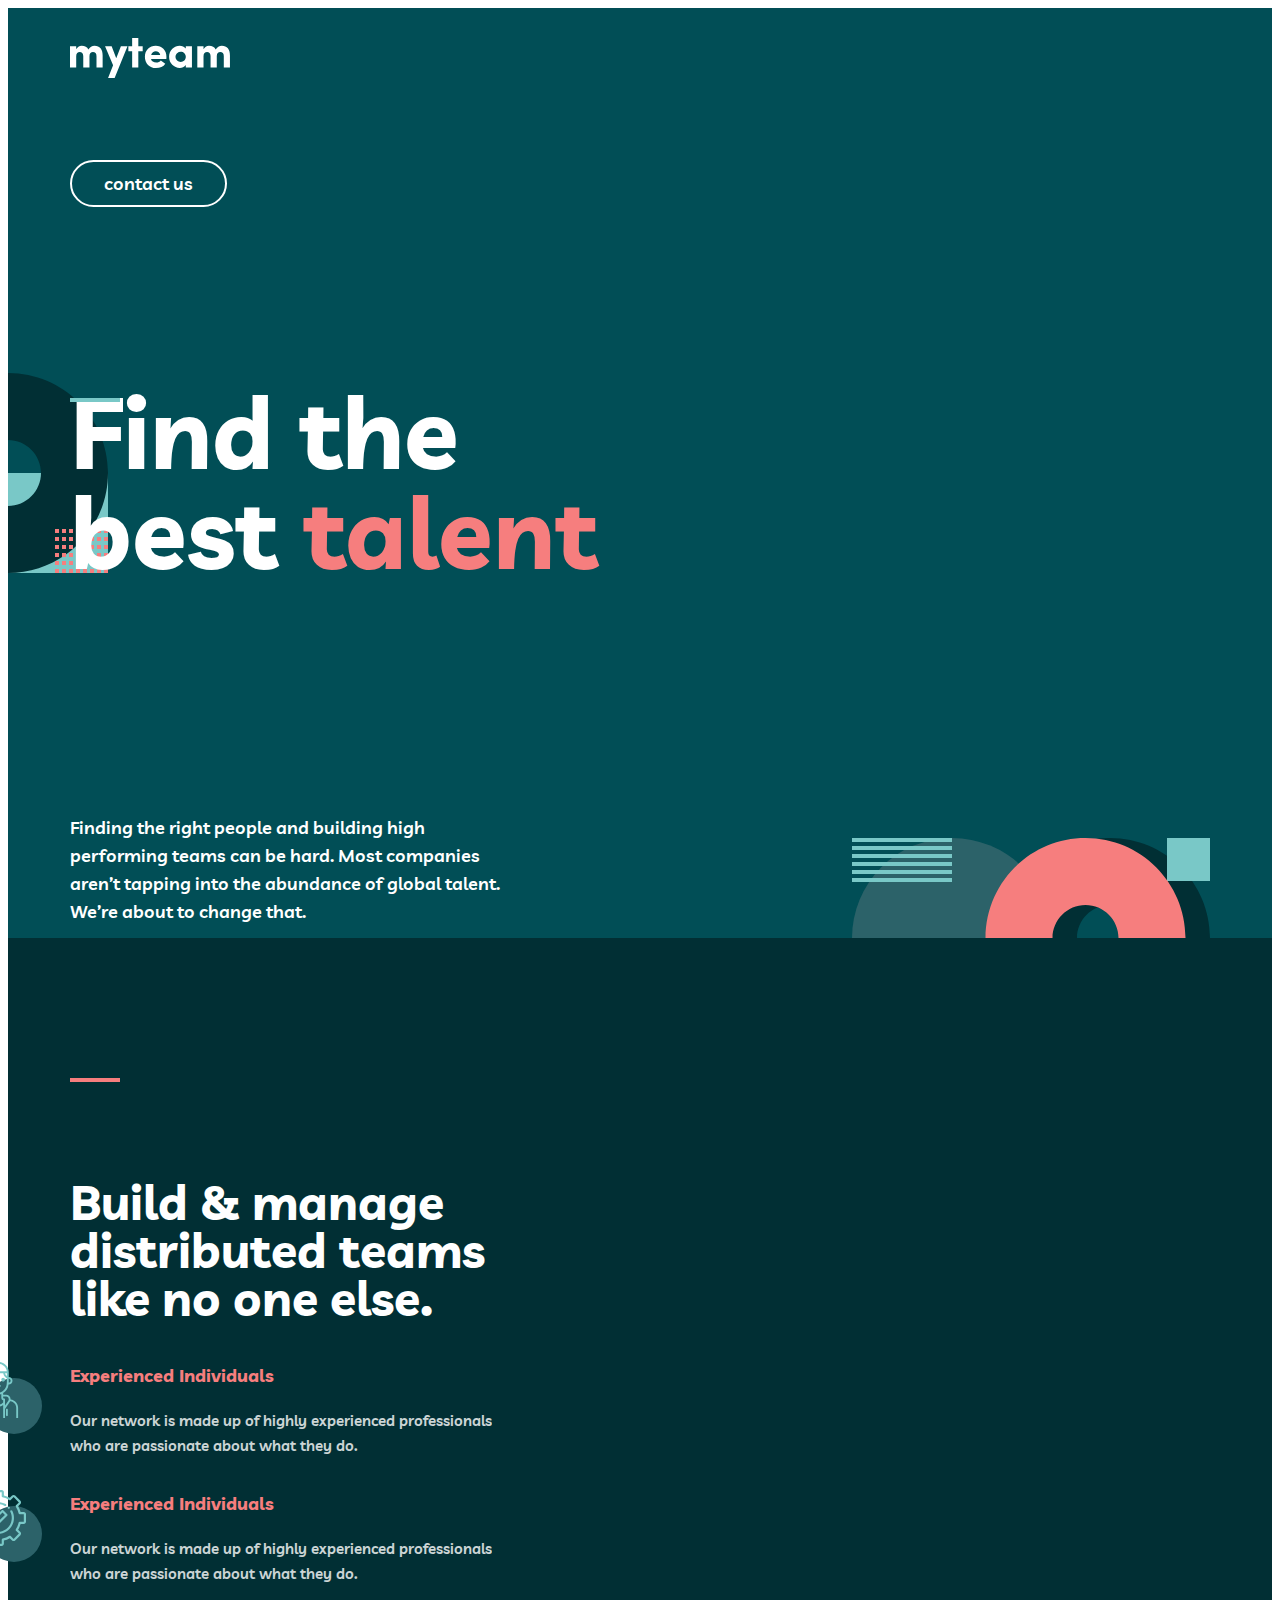
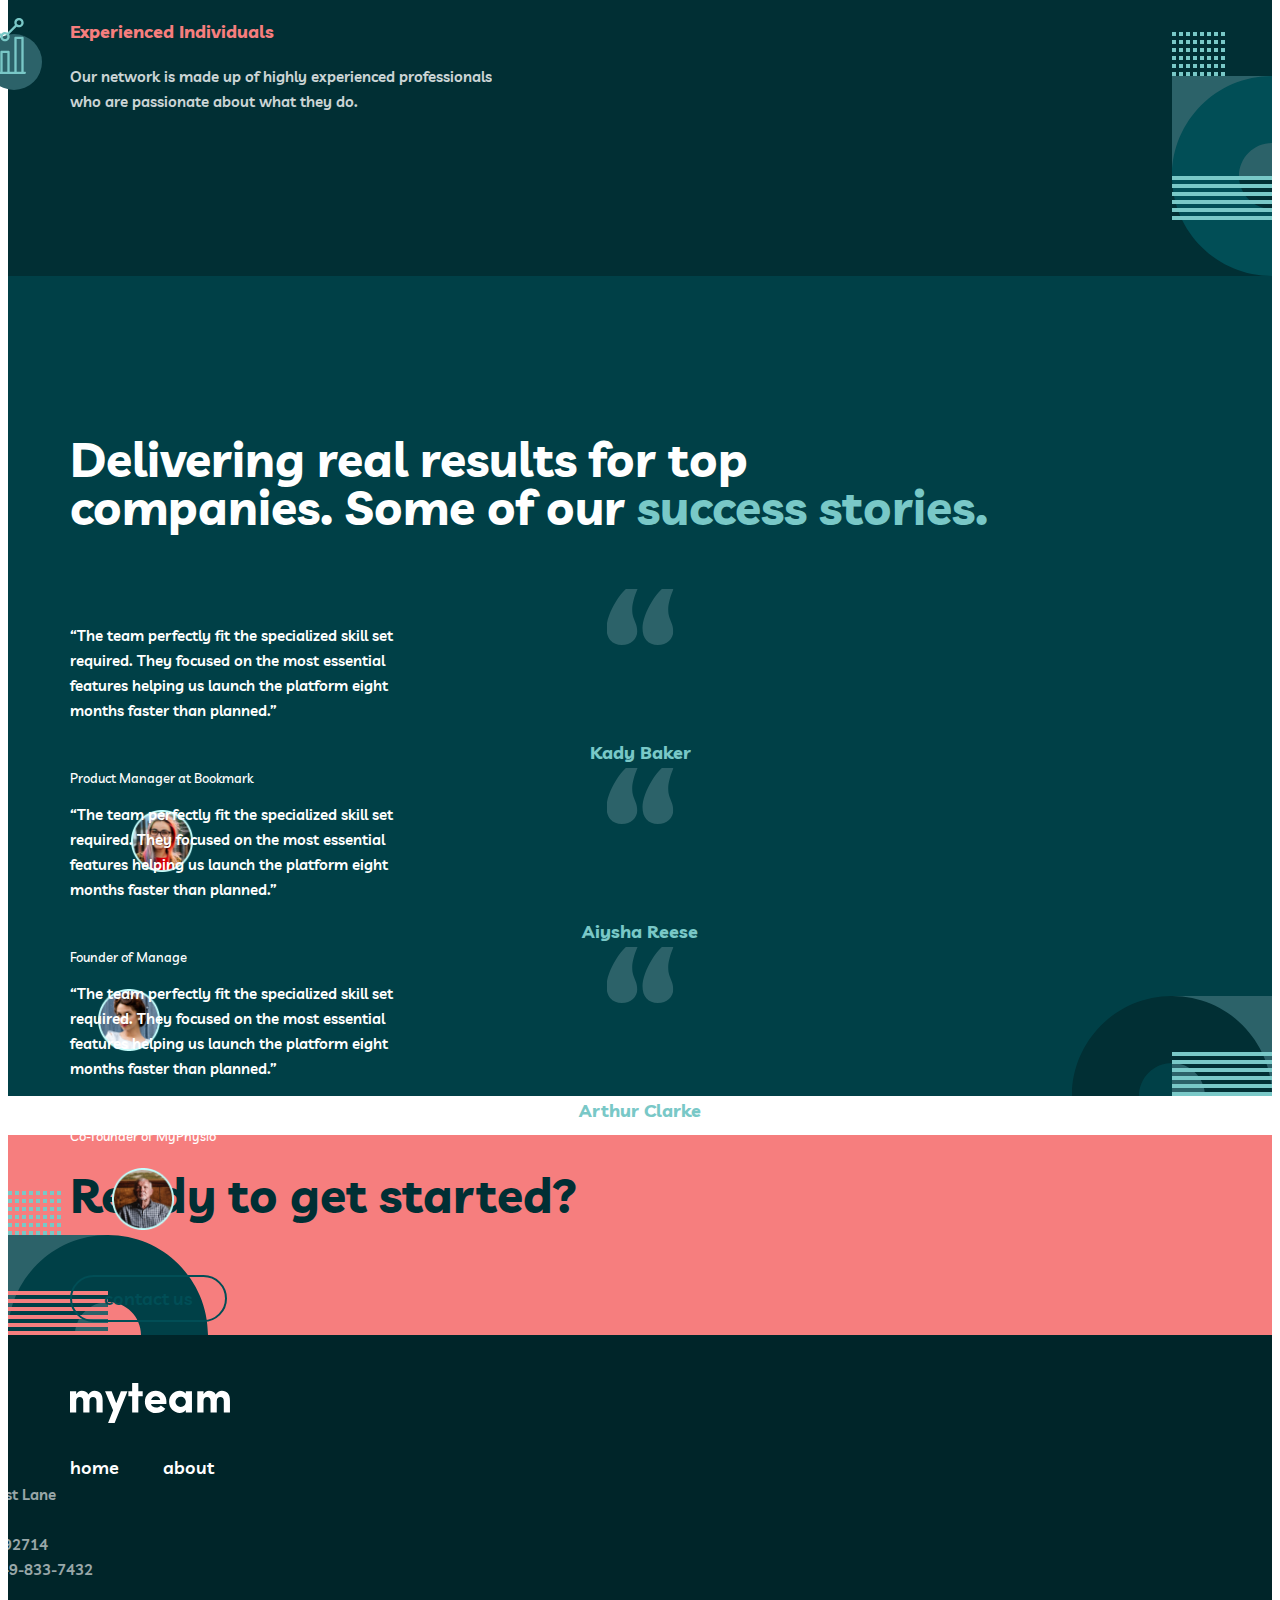
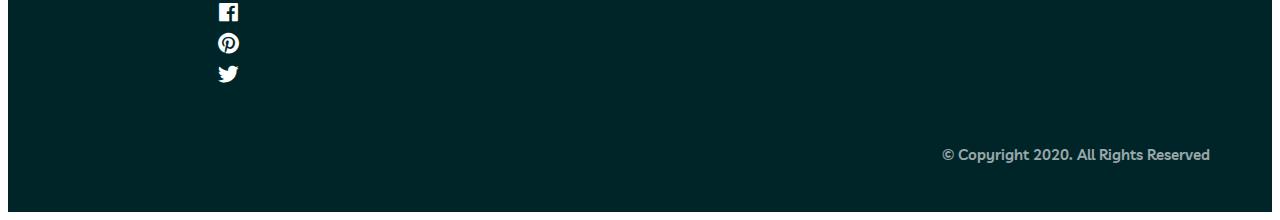
<file: index.html>
<!DOCTYPE html>
<html lang="en">
<head>
  <meta charset="UTF-8">
  <meta http-equiv="X-UA-Compatible" content="IE=edge">
  <meta name="viewport" content="width=device-width, initial-scale=1.0">
  <title>My Team</title>

  <!-- FONTS -->
  <link rel="preconnect" href="https://fonts.googleapis.com">
  <link rel="preconnect" href="https://fonts.gstatic.com" crossorigin>
  <link href="https://fonts.googleapis.com/css2?family=Livvic:wght@100;200;300;400;500;600;700;900&display=swap" rel="stylesheet">

  <!-- ICONS -->
  <link href='https://unpkg.com/boxicons@2.0.9/css/boxicons.min.css' rel='stylesheet'>

  <!-- STYLES -->
  <link rel="stylesheet" href="https://col-css.netlify.app/css/column.css">
  <link rel="stylesheet" href="https://necolas.github.io/normalize.css/8.0.1/normalize.css">
  <link rel="stylesheet" href="css/style.css">
  <link rel="stylesheet" href="css/madia.css">
</head>
<body>
 
  <section id="home-hero">
    <h1>MyTeam</h1>
    <header id="header">
      <div class="header__wrap container row between align-center">
        <div class="header__logo-wrap">
          <a href="#">
            <img src="img/logo.svg" alt="logo" class="header__logo">
          </a>
        </div>
        <nav class="header__nav nav">
          <ul class="nav__list row">
            <li class="nav__list-item"><a href="index.html">home</a></li>
            <li class="nav__list-item"><a href="about.html">about</a></li>
          </ul>
        </nav>
        <div class="header__btn-wrap">
          <a href="contact.html" class="header__btn btn">contact us</a>
        </div>
      </div>
    </header>
    <div class="hero">
      <div class="hero__wrap row between container">
        <h2 class="hero__title">
          Find the <br> best <span>talent</span> 
        </h2>
        <p class="hero__paragraph paragraph">
          Finding the right people and building high <br> 
          performing teams can be hard. Most companies <br> 
          aren’t tapping into the abundance of global talent. <br> 
          We’re about to change that.
        </p>
      </div>
      <div class="hero__background container"></div>
    </div>
  </section>

  <section id="build">
    <div class="build__wrap row between container">
      <h2 class="build__title">
        Build & manage <br> distributed teams <br> like no one else.
      </h2>
      <div class="build__desc desc">
        <div class="desc__item">
          <h3 class="desc__title">Experienced Individuals</h3>
          <p class="desc-paragraph paragraph">
            Our network is made up of highly experienced professionals <br> 
            who are passionate about what they do.
          </p>
        </div>
        <div class="desc__item">
          <h3 class="desc__title">Experienced Individuals</h3>
          <p class="desc-paragraph paragraph">
            Our network is made up of highly experienced professionals <br> 
            who are passionate about what they do.
          </p>
        </div>
        <div class="desc__item">
          <h3 class="desc__title">Experienced Individuals</h3>
          <p class="desc-paragraph paragraph">
            Our network is made up of highly experienced professionals <br> 
            who are passionate about what they do.
          </p>
        </div>
      </div>
    </div>
  </section>

  <section id="story">
    <div class="story__wrap center container">
      <h2 class="story__title">
        Delivering real results for top <br> 
        companies. Some of our <span>success stories.</span> 
      </h2>
      <div class="story__cards cards row between">
        <div class="story__card">
          <p class="card__paragraph">
            “The team perfectly fit the specialized skill set <br> 
            required. They focused on the most essential <br> 
            features helping us launch the platform eight <br> 
            months faster than planned.”
          </p>
          <p class="card__name">Kady Baker</p>
          <span class="card__prof">Product Manager at Bookmark</span>
        </div>
        <div class="story__card">
          <p class="card__paragraph">
            “The team perfectly fit the specialized skill set <br> 
            required. They focused on the most essential <br> 
            features helping us launch the platform eight <br> 
            months faster than planned.”
          </p>
          <p class="card__name">Aiysha Reese</p>
          <span class="card__prof">Founder of Manage</span>
        </div>
        <div class="story__card">
          <p class="card__paragraph">
            “The team perfectly fit the specialized skill set <br> 
            required. They focused on the most essential <br> 
            features helping us launch the platform eight <br> 
            months faster than planned.”
          </p>
          <p class="card__name">Arthur Clarke</p>
          <span class="card__prof">Co-founder of MyPhysio</span>
        </div>
      </div>
    </div>
  </section>

  <section id="start">
    <div class="start__wrap container row align-center around">
      <h2 class="start__title">Ready to get started?</h2>
      <div class="start__btn-wrap">
        <a href="#" class="start__btn btn">contact us</a>
      </div>
    </div>
  </section>

  <footer id="site-footer">
    <div class="footer__wrap row between container">
      <div class="footer__logo-col">
        <img src="img/logo.svg" alt="logo" class="footer__logo">
        <div class="footer_logo-links">
          <a href="index.html" class="footer__logo-link">home</a>
          <a href="about.html" class="footer__logo-link">about</a>
        </div>
      </div>
      <div class="footer__address-col">
        <address class="footer__address">
          987  Hillcrest Lane <br> 
          Irvine, CA <br> 
          California 92714 <br> 
          Call Us : 949-833-7432
        </address>
      </div>
      <div class="footer__socials-col">
        <ul class="footer__socials row">
          <li class="footer__social"><a href="https://facebook.com" target="_blank"><i class='bx bxl-facebook-square'></i></a></li>
          <li class="footer__social"><a href="https://pinterest.com" target="_blank"><i class='bx bxl-pinterest' ></i></a></li>
          <li class="footer__social"><a href="https://twitter.com" target="_blank"><i class='bx bxl-twitter' ></i></a></li>
        </ul>
        <p class="footer__copyright">
          &copy; Copyright 2020. All Rights Reserved
        </p>
      </div>
    </div>
  </footer>

</body>
</html>
</file>
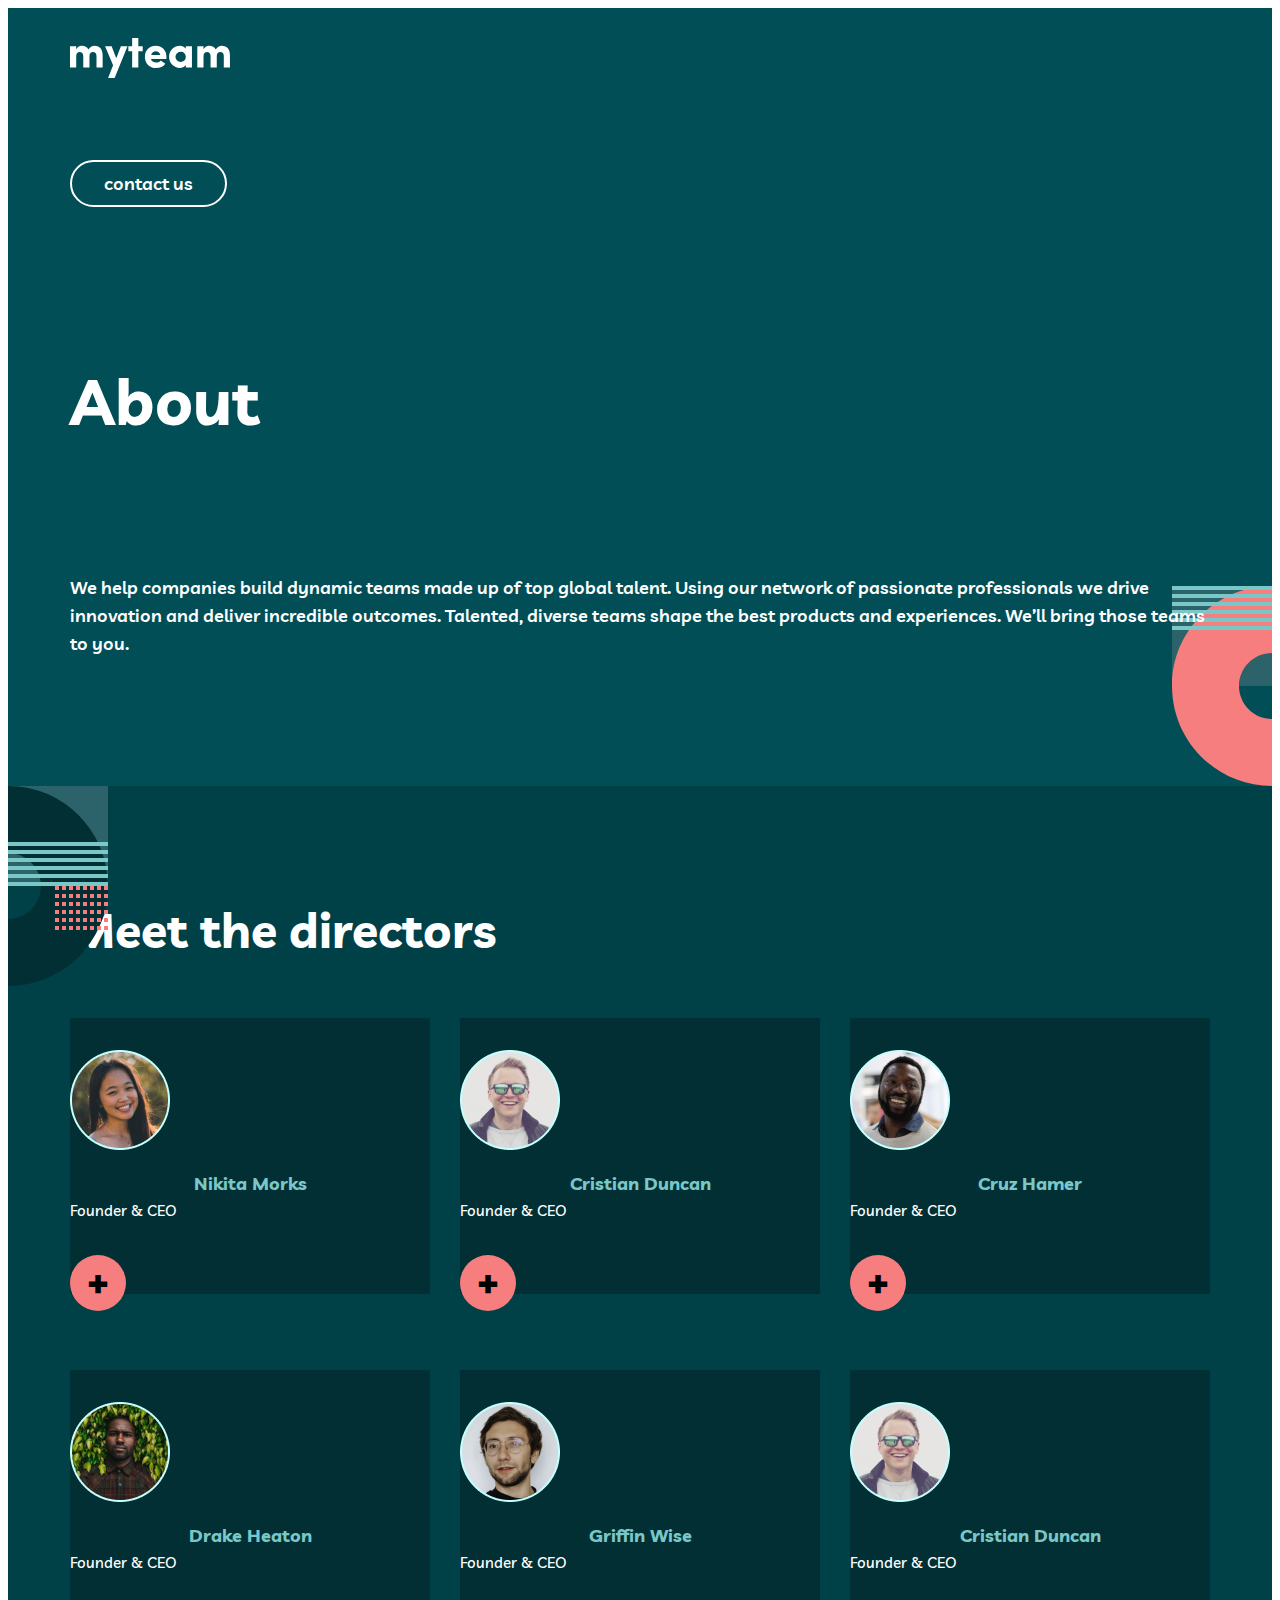
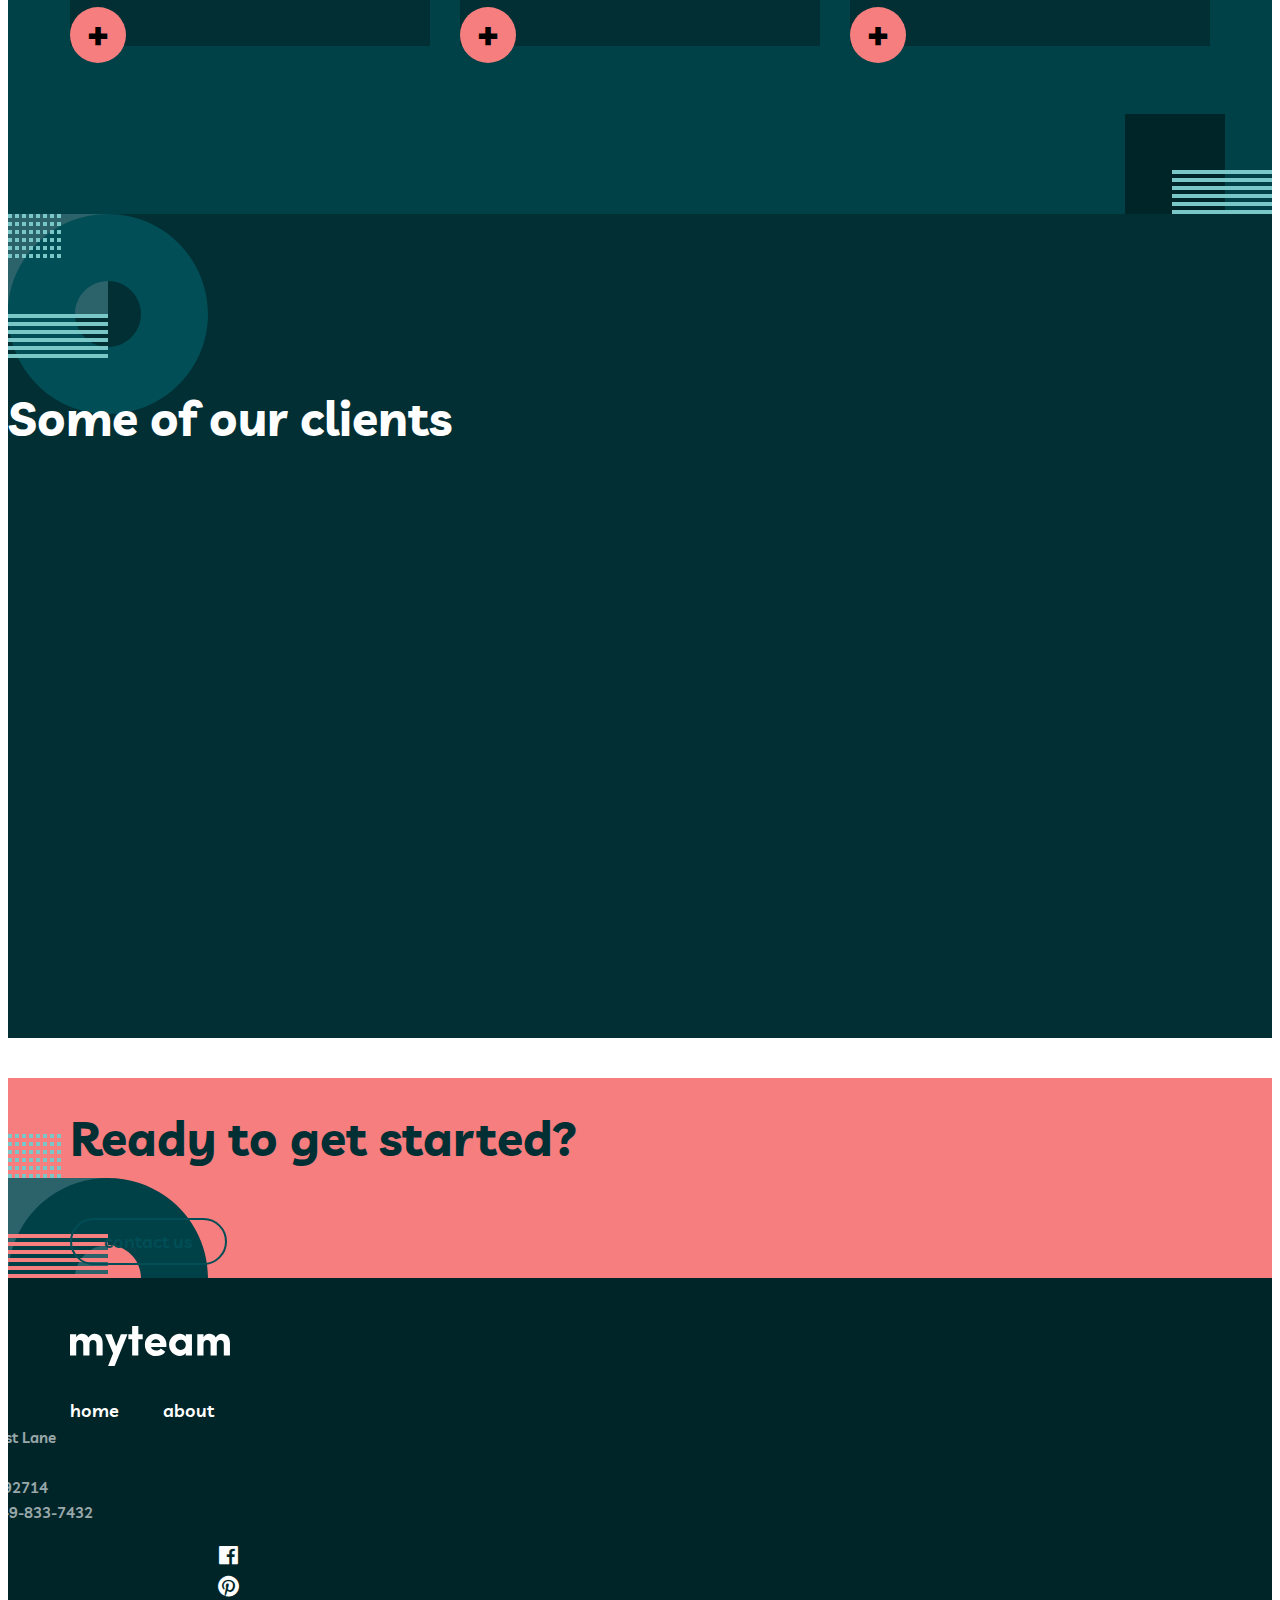
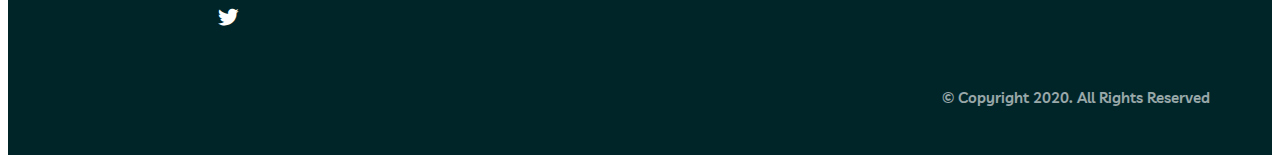
<file: about.html>
<!DOCTYPE html>
<html lang="en">
<head>
  <meta charset="UTF-8">
  <meta http-equiv="X-UA-Compatible" content="IE=edge">
  <meta name="viewport" content="width=device-width, initial-scale=1.0">
  <title>My Team</title>

  <!-- FONTS -->
  <link rel="preconnect" href="https://fonts.googleapis.com">
  <link rel="preconnect" href="https://fonts.gstatic.com" crossorigin>
  <link href="https://fonts.googleapis.com/css2?family=Livvic:wght@100;200;300;400;500;600;700;900&display=swap" rel="stylesheet">

  <!-- ICONS -->
  <link href='https://unpkg.com/boxicons@2.0.9/css/boxicons.min.css' rel='stylesheet'>
  <link rel="stylesheet" href="https://pro.fontawesome.com/releases/v5.10.0/css/all.css" integrity="sha384-AYmEC3Yw5cVb3ZcuHtOA93w35dYTsvhLPVnYs9eStHfGJvOvKxVfELGroGkvsg+p" crossorigin="anonymous"/>

  <!-- STYLES -->
  <link rel="stylesheet" href="https://col-css.netlify.app/css/column.css">
  <link rel="stylesheet" href="https://necolas.github.io/normalize.css/8.0.1/normalize.css">
  <link rel="stylesheet" href="css/style.css">
  <link rel="stylesheet" href="css/madia.css">
</head>
<body>
 
  <section id="about-hero">
    <h1>MyTeam</h1>
    <header id="header">
      <div class="header__wrap container row between align-center">
        <div class="header__logo-wrap">
          <a href="#">
            <img src="img/logo.svg" alt="logo" class="header__logo">
          </a>
        </div>
        <nav class="header__nav nav">
          <ul class="nav__list row">
            <li class="nav__list-item"><a href="index.html">home</a></li>
            <li class="nav__list-item"><a href="about.html">about</a></li>
          </ul>
        </nav>
        <div class="header__btn-wrap">
          <a href="contact.html" class="header__btn btn">contact us</a>
        </div>
      </div>
    </header>
    <div class="about-hero__inner hero">
      <div class="about-hero__wrap hero__wrap row between container">
        <h2 class="about-hero__title hero__title">About</h2>
        <p class="about-hero__p  paragraph">
          We help companies build dynamic teams made up of top global talent. Using our
          network of passionate professionals we drive innovation and deliver incredible
          outcomes. Talented, diverse teams shape the best products and experiences. We’ll
          bring those teams to you.
        </p>
      </div>
      <div class="container"></div>
    </div>
  </section>

  <section id="directors">
    <img src="img/dir__left-bg.svg" alt="bg" class="directors__left-bg">
    <div class="directors__wrap center container">
      <h2 class="directors__title section-title">Meet the directors</h2>
      <div class="directors__cards">
        <div class="directors__card card">
          <img class="card__image" src="img/d1.png" alt="director">
          <h3 class="card__name">Nikita Morks</h3>
          <p class="card__position">Founder & CEO</p>
          <a href="#" class="card__plus-btn"><i class='bx bx-plus-medical'></i></a>
          <div class="card__hover">
            <h3 class="card__hover-name">Nikita Morks</h3>
            <p class="card__hover-quote">
              “Empowered teams create truly <br> 
              amazing products. Set the north <br> 
              star and let them follow it.”
            </p>
            <ul class="card__links row center">
              <li class="card__link"><a href="https://twitter.com"><i class='bx bxl-twitter'></i></a></li>
              <li class="card__link"><a href="#gttps://linked.in"><i class='bx bxl-linkedin-square' ></i></a></li>
            </ul>
          </div>
        </div>
        <div class="directors__card card">
          <img class="card__image" src="img/d2.png" alt="director">
          <h3 class="card__name">Cristian Duncan</h3>
          <p class="card__position">Founder & CEO</p>
          <a href="#" class="card__plus-btn"><i class='bx bx-plus-medical'></i></a>
          <div class="card__hover">
            <h3 class="card__hover-name">Cristian Duncan</h3>
            <p class="card__hover-quote">
              “Empowered teams create truly <br> 
              amazing products. Set the north <br> 
              star and let them follow it.”
            </p>
            <ul class="card__links row center">
              <li class="card__link"><a href="https://twitter.com"><i class='bx bxl-twitter'></i></a></li>
              <li class="card__link"><a href="#gttps://linked.in"><i class='bx bxl-linkedin-square' ></i></a></li>
            </ul>
          </div>
        </div>
        <div class="directors__card card">
          <img class="card__image" src="img/d3.png" alt="director">
          <h3 class="card__name">Cruz Hamer</h3>
          <p class="card__position">Founder & CEO</p>
          <a href="#" class="card__plus-btn"><i class='bx bx-plus-medical'></i></a>
          <div class="card__hover">
            <h3 class="card__hover-name">Cruz Hamer</h3>
            <p class="card__hover-quote">
              “Empowered teams create truly <br> 
              amazing products. Set the north <br> 
              star and let them follow it.”
            </p>
            <ul class="card__links row center">
              <li class="card__link"><a href="https://twitter.com"><i class='bx bxl-twitter'></i></a></li>
              <li class="card__link"><a href="#gttps://linked.in"><i class='bx bxl-linkedin-square' ></i></a></li>
            </ul>
          </div>
        </div>
        <div class="directors__card card">
          <img class="card__image" src="img/d4.png" alt="director">
          <h3 class="card__name">Drake Heaton</h3>
          <p class="card__position">Founder & CEO</p>
          <a href="#" class="card__plus-btn"><i class='bx bx-plus-medical'></i></a>
          <div class="card__hover">
            <h3 class="card__hover-name">Drake Heaton</h3>
            <p class="card__hover-quote">
              “Empowered teams create truly <br> 
              amazing products. Set the north <br> 
              star and let them follow it.”
            </p>
            <ul class="card__links row center">
              <li class="card__link"><a href="https://twitter.com"><i class='bx bxl-twitter'></i></a></li>
              <li class="card__link"><a href="#gttps://linked.in"><i class='bx bxl-linkedin-square' ></i></a></li>
            </ul>
          </div>
        </div>
        <div class="directors__card card">
          <img class="card__image" src="img/d5.png" alt="director">
          <h3 class="card__name">Griffin Wise</h3>
          <p class="card__position">Founder & CEO</p>
          <a href="#" class="card__plus-btn"><i class='bx bx-plus-medical'></i></a>
          <div class="card__hover">
            <h3 class="card__hover-name">Griffin Wise</h3>
            <p class="card__hover-quote">
              “Empowered teams create truly <br> 
              amazing products. Set the north <br> 
              star and let them follow it.”
            </p>
            <ul class="card__links row center">
              <li class="card__link"><a href="https://twitter.com"><i class='bx bxl-twitter'></i></a></li>
              <li class="card__link"><a href="#gttps://linked.in"><i class='bx bxl-linkedin-square' ></i></a></li>
            </ul>
          </div>
        </div>
        <div class="directors__card card">
          <img class="card__image" src="img/d6.png" alt="director">
          <h3 class="card__name">Cristian Duncan</h3>
          <p class="card__position">Founder & CEO</p>
          <a href="#" class="card__plus-btn"><i class='bx bx-plus-medical'></i></a>
          <div class="card__hover">
            <h3 class="card__hover-name">Cristian Duncan</h3>
            <p class="card__hover-quote">
              “Empowered teams create truly <br> 
              amazing products. Set the north <br> 
              star and let them follow it.”
            </p>
            <ul class="card__links row center">
              <li class="card__link"><a href="https://twitter.com"><i class='bx bxl-twitter'></i></a></li>
              <li class="card__link"><a href="#gttps://linked.in"><i class='bx bxl-linkedin-square' ></i></a></li>
            </ul>
          </div>
        </div>
      </div>
    </div>
  </section>

  <section id="clients">
    <div class="clients__wrap center">
      <h2 class="clients__title section-title">Some of our clients</h2>
      <ul class="clients__list row center">
        <li class="clients__list-item"><i class="fab fa-fedex"></i></li>
        <li class="clients__list-item"><i class="fab fa-d-and-d-beyond"></i></li>
        <li class="clients__list-item"><i class="fab fa-ember"></i></li>
        <li class="clients__list-item"><i class="fab fa-cpanel"></i></li>
        <li class="clients__list-item"><i class="fab fa-node"></i></li>
      </ul>
    </div>
  </section>

  <section id="start">
    <div class="start__wrap container row align-center around">
      <h2 class="start__title section-title">Ready to get started?</h2>
      <div class="start__btn-wrap">
        <a href="#" class="start__btn btn">contact us</a>
      </div>
    </div>
  </section>

  <footer id="site-footer">
    <div class="footer__wrap row between container">
      <div class="footer__logo-col">
        <img src="img/logo.svg" alt="logo" class="footer__logo">
        <div class="footer_logo-links">
          <a href="index.html" class="footer__logo-link">home</a>
          <a href="about.html" class="footer__logo-link">about</a>
        </div>
      </div>
      <div class="footer__address-col">
        <address class="footer__address">
          987  Hillcrest Lane <br> 
          Irvine, CA <br> 
          California 92714 <br> 
          Call Us : 949-833-7432
        </address>
      </div>
      <div class="footer__socials-col">
        <ul class="footer__socials row">
          <li class="footer__social"><a href="https://facebook.com" target="_blank"><i class='bx bxl-facebook-square'></i></a></li>
          <li class="footer__social"><a href="https://pinterest.com" target="_blank"><i class='bx bxl-pinterest' ></i></a></li>
          <li class="footer__social"><a href="https://twitter.com" target="_blank"><i class='bx bxl-twitter' ></i></a></li>
        </ul>
        <p class="footer__copyright">
          &copy; Copyright 2020. All Rights Reserved
        </p>
      </div>
    </div>
  </footer>

</body>
</html>
</file>
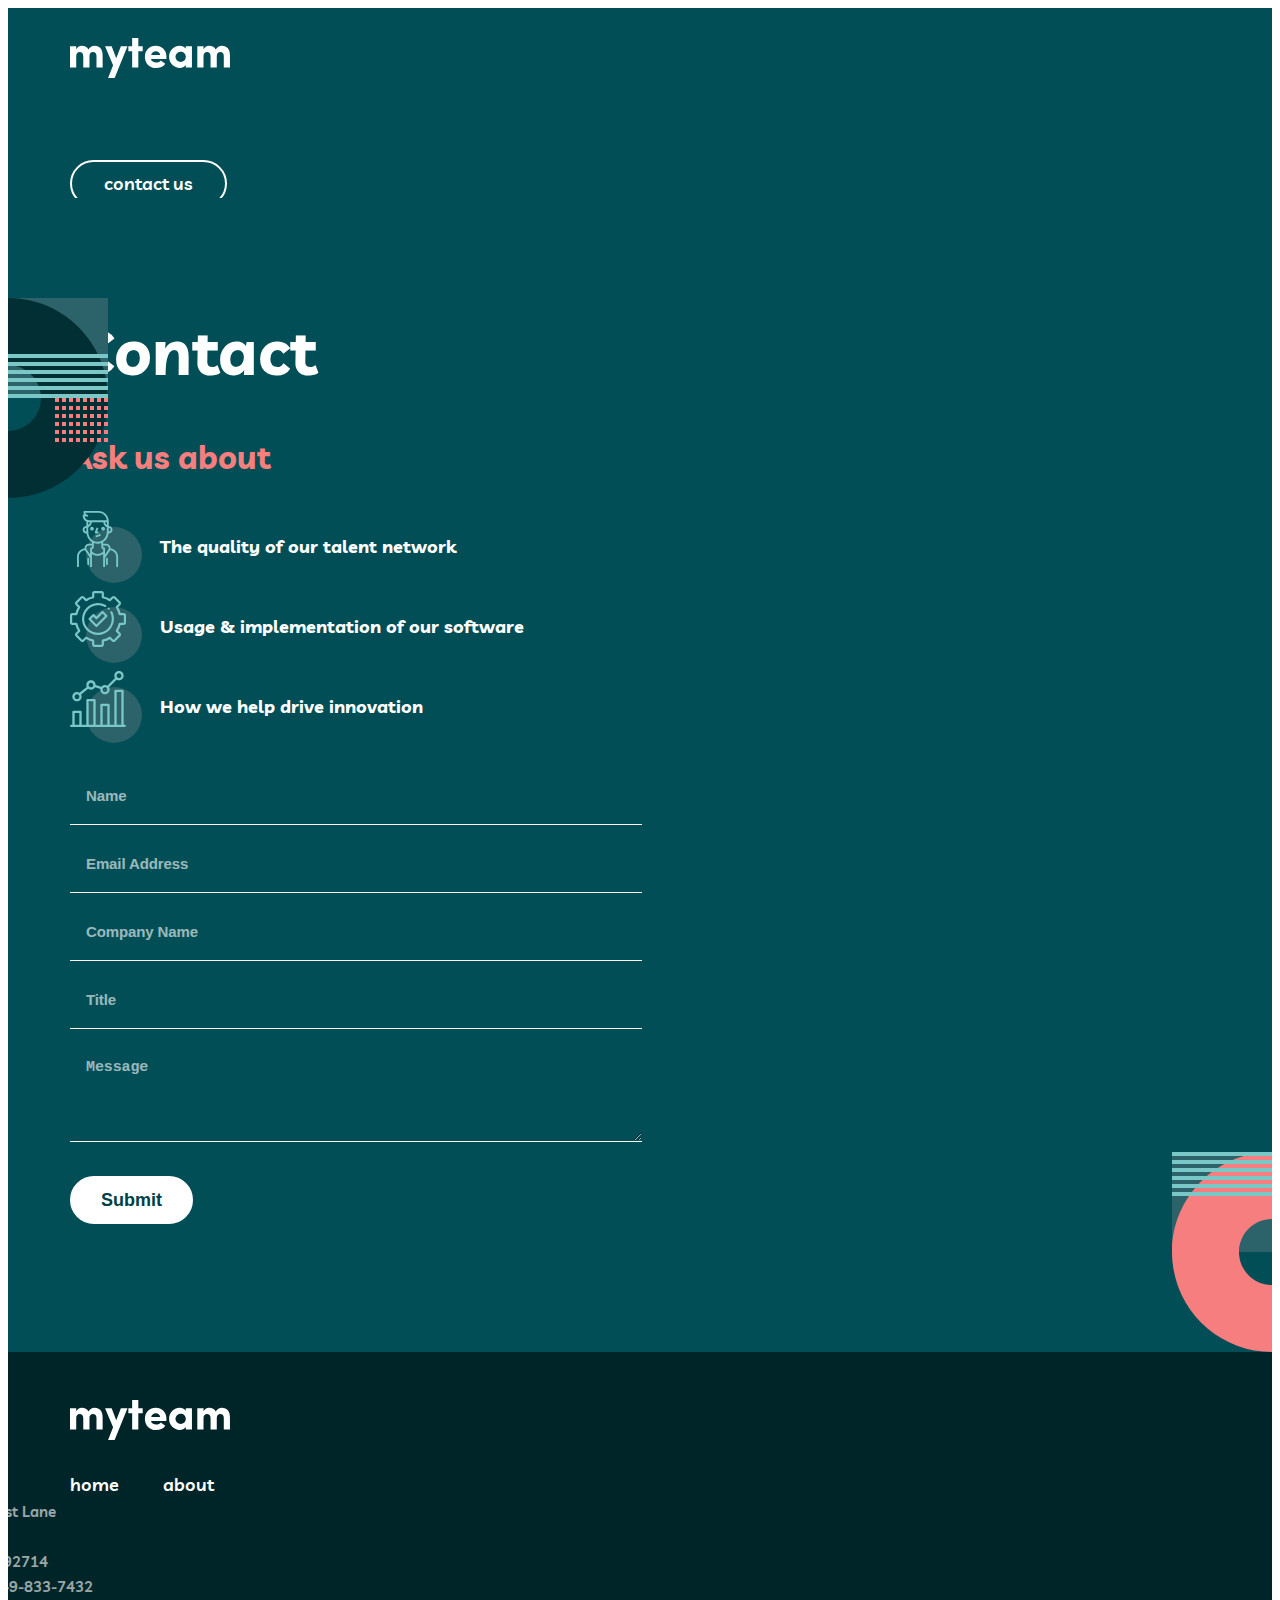
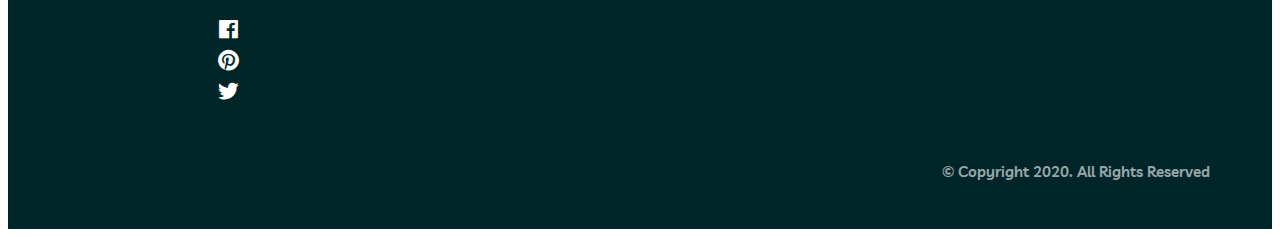
<file: contact.html>
<!DOCTYPE html>
<html lang="en">
<head>
  <meta charset="UTF-8">
  <meta http-equiv="X-UA-Compatible" content="IE=edge">
  <meta name="viewport" content="width=device-width, initial-scale=1.0">
  <title>My Team</title>

  <!-- FONTS -->
  <link rel="preconnect" href="https://fonts.googleapis.com">
  <link rel="preconnect" href="https://fonts.gstatic.com" crossorigin>
  <link href="https://fonts.googleapis.com/css2?family=Livvic:wght@100;200;300;400;500;600;700;900&display=swap" rel="stylesheet">

  <!-- ICONS -->
  <link href='https://unpkg.com/boxicons@2.0.9/css/boxicons.min.css' rel='stylesheet'>
  <link rel="stylesheet" href="https://pro.fontawesome.com/releases/v5.10.0/css/all.css" integrity="sha384-AYmEC3Yw5cVb3ZcuHtOA93w35dYTsvhLPVnYs9eStHfGJvOvKxVfELGroGkvsg+p" crossorigin="anonymous"/>

  <!-- STYLES -->
  <link rel="stylesheet" href="https://col-css.netlify.app/css/column.css">
  <link rel="stylesheet" href="https://necolas.github.io/normalize.css/8.0.1/normalize.css">
  <link rel="stylesheet" href="css/style.css">
  <link rel="stylesheet" href="css/madia.css">
</head>
<body>
 
  <section id="contact-hero">
    <h1>MyTeam</h1>
    <header id="header">
      <div class="header__wrap container row between align-center">
        <div class="header__logo-wrap">
          <a href="#">
            <img src="img/logo.svg" alt="logo" class="header__logo">
          </a>
        </div>
        <nav class="header__nav nav">
          <ul class="nav__list row">
            <li class="nav__list-item"><a href="index.html">home</a></li>
            <li class="nav__list-item"><a href="about.html">about</a></li>
          </ul>
        </nav>
        <div class="header__btn-wrap">
          <a href="#" class="header__btn btn">contact us</a>
        </div>
      </div>
    </header>
  </section>

  <section id="contact">
    <img src="img/dir__left-bg.svg" alt="image" class="contact__bg-left">
    <div class="contact__wrap row between container">
      <div class="contact__desc">
        <div class="contact__text">
          <h2 class="contact__title">Contact</h2>
          <p class="contact__ask">Ask us about</p>
        </div>
        <ul class="contact__ask-list">
          <li class="contact__faq">The quality of our talent network</li>
          <li class="contact__faq">Usage & implementation of our software</li>
          <li class="contact__faq">How we help drive innovation</li>
        </ul>
      </div>
      <div class="contact__form-wrap">
        <form action="https://echo.htmlacademy.ru/" class="contact__form" method="POST">
          <div class="contact__form-inner">
            <input class="contact__input" type="text" id="name" name="name" placeholder="Name" required>
            <input class="contact__input" type="email" id="email" name="email" placeholder="Email Address" required>
            <input class="contact__input" type="text" id="company-name" name="company-name" placeholder="Company Name" required>
            <input class="contact__input" type="text" id="title" name="title" placeholder="Title" required>
            <textarea class="contact__input contact__message" name="message" id="message" cols="30" rows="10" placeholder="Message"></textarea>
            <button class="contact__btn">Submit</button>
          </div>
        </form>
      </div>
    </div>
  </section>

  <footer id="site-footer">
    <div class="footer__wrap row between container">
      <div class="footer__logo-col">
        <img src="img/logo.svg" alt="logo" class="footer__logo">
        <div class="footer_logo-links">
          <a href="index.html" class="footer__logo-link">home</a>
          <a href="about.html" class="footer__logo-link">about</a>
        </div>
      </div>
      <div class="footer__address-col">
        <address class="footer__address">
          987  Hillcrest Lane <br> 
          Irvine, CA <br> 
          California 92714 <br> 
          Call Us : 949-833-7432
        </address>
      </div>
      <div class="footer__socials-col">
        <ul class="footer__socials row">
          <li class="footer__social"><a href="https://facebook.com" target="_blank"><i class='bx bxl-facebook-square'></i></a></li>
          <li class="footer__social"><a href="https://pinterest.com" target="_blank"><i class='bx bxl-pinterest' ></i></a></li>
          <li class="footer__social"><a href="https://twitter.com" target="_blank"><i class='bx bxl-twitter' ></i></a></li>
        </ul>
        <p class="footer__copyright">
          &copy; Copyright 2020. All Rights Reserved
        </p>
      </div>
    </div>
  </footer>

</body>
</html>
</file>
<file: css/style.css>
body {
  font-family: livvic;
}

ul {
  list-style: none;
}

a {
  text-decoration: none;
  color: inherit;
}

h1 {
  display: none;
}

.container {
  width: 1140px;
  margin: 0 auto;
}

/* HEADER */
#home-hero,
#about-hero,
#contact-hero {
  padding-top: 30px;
  background: #014E56;
  position: relative;
}

#home-hero {
  height: 100vh;
  background-image: url(../img/hero-left-bg.svg);
  background-repeat: no-repeat;
  background-position: left center;
}

.header__nav {
  position: relative;
  left: -250px;
}

.nav__list-item {
  margin-right: 40px;
  font-weight: 600;
  font-size: 18px;
  line-height: 28px;
  color: #fff;
  position: relative;
  transition: all 0.2s ease-in-out;
}

.nav__list-item:hover {
  color: #F67E7E;
}

.nav__list-item:active {
  color: #f67e7ecb;
}

.btn {
  padding: 10px 32px;
  font-weight: 600;
  font-size: 18px;
  line-height: 28px;
  border: 2px solid #FFFFFF;
  box-sizing: border-box;
  border-radius: 24px;
  color: #fff;
  text-decoration: none;
  transition: all 0.2s ease-in-out;
}

.btn:hover {
  background: #fff;
  color: #014E56;
}

.btn:active {
  opacity: 0.7;
}

/* /HEADER */


/* HERO */
.hero__wrap {
  padding-top: 100px;
  position: relative;
}

.hero__title {
  font-weight: bold;
  font-size: 100px;
  line-height: 100px;
  color: #fff;
}

.hero__title span {
  color: #F67E7E;
}

.paragraph {
  padding-top: 150px;
  font-weight: 600;
  font-size: 18px;
  line-height: 28px;
  color: #fff;
}

.hero__paragraph::before {
  content: '';
  display: inline-block;
  position: absolute;
  top: 200px;
  width: 50px;
  height: 4px;
  background: #79C8C7;
}

.hero__background {
  position: absolute;
  left: 50%;
  bottom: 0;
  height: 100px;
  transform: translateX(-50%);
  background-image: url(../img/hero-bottom-bg.svg);
  background-repeat: no-repeat;
  background-position: right bottom;
}
/* /HERO */


/* BUILD */
#build {
  padding-top: 200px;
  padding-bottom: 130px;
  background: #012F34;
  position: relative;
  background-image: url(../img/build-bg.svg);
  background-repeat: no-repeat;
  background-position: right bottom;
}

.build__title::before {
  content: '';
  display: inline-block;
  position: absolute;
  top: 140px;
  width: 50px;
  height: 4px;
  background: #F67E7E;
}

.desc__item {
  position: relative;
}

.desc__item::before {
  content: '';
  display: inline-block;
  position: absolute;
  left: -100px;
  width: 72px;
  height: 72px;
}

.desc__item:nth-child(1)::before {
  background-image: url(../img/build1.svg);
}
.desc__item:nth-child(2)::before {
  background-image: url(../img/build2.svg);
}
.desc__item:nth-child(3)::before {
  background-image: url(../img/build3.svg);
}

.build__title {
  font-weight: bold;
  font-size: 48px;
  line-height: 48px;
  color: #fff;
}

.desc__title {
  font-weight: bold;
  font-size: 18px;
  line-height: 28px;
  color: #F67E7E;
}

.desc-paragraph {
  padding-top: 0;
  margin-bottom: 32px;
  font-weight: 600;
  font-size: 15px;
  line-height: 25px;
  color: #fff;
  mix-blend-mode: normal;
  opacity: 0.8;
}
/* /BUILD */


/* STORY */
#story {
  padding-top: 140px;
  margin-top: -20px;
  height: 700px;
  background: #004047;
  color: #fff;
  background-image: url(../img/story-bottom-bg.svg);
  background-repeat: no-repeat;
  background-position: right bottom;
}

.story__title {
  font-weight: bold;
  font-size: 48px;
  line-height: 48px;
}

.story__title span {
  color: #79C8C7;
}

.story__cards {
  margin-top: 92px;
}

.card__paragraph {
  position: relative;
  font-weight: 600;
  font-size: 15px;
  line-height: 25px;
  z-index: 10;
}

.card__paragraph::before {
  content: '';
  display: inline-block;
  position: absolute;
  left: 50%;
  bottom: 78px;
  transform: translateX(-50%);
  width: 67px;
  height: 56px;
  z-index: -1;
  background-image: url(../img/quotes.svg);
}

.card__name {
  margin-top: 24px;
  font-weight: bold;
  font-size: 18px;
  text-align: center;
  color: #79C8C7;
}

.card__prof {
  position: relative;
  margin-top: 2px;
  font-weight: 500;
  font-size: 13px;
  line-height: 18px;
}

.card__prof:after {
  content: '';
  display: inline-block;
  position: absolute;
  width: 62px;
  height: 62px;
  top: 40px;
  left: 50%;
  transform: translateX(-50%);
  background-size: cover;
}

.story__card:nth-child(1) .card__prof::after {
  background-image: url(../img/person1.png);
}
.story__card:nth-child(2) .card__prof::after {
  background-image: url(../img/person2.png);
}
.story__card:nth-child(3) .card__prof::after {
  background-image: url(../img/person3.png);
}
/* /STORY */


/* START */
#start {
  height: 200px;
  background: #F67E7E;
  background-image: url(../img/start-bg.svg);
  background-repeat: no-repeat;
  background-position: left bottom;
}

.start__title {
  padding-top: 10px;
  font-weight: bold;
  font-size: 48px;
  line-height: 100px; 
  color: #012F34;
}

.start__btn-wrap {
  margin-top: 20px;
}

.start__btn {
  border-color: #014E56;
  color: #014E56;
}

.start__btn:hover {
  background: #014E56;
  color: #fff;
}
/* /START */


/* FOOTER */
#site-footer {
  padding-top: 48px;
  padding-bottom: 30px;
  background: #002529;
}

.footer__logo-link {
  display: inline-block;
  margin-right: 40px;
  margin-top: 27px;
  font-weight: 600;
  font-size: 18px;
  line-height: 28px;
  color: #fff;
  transition: all 0.2s ease-in-out;
}

.footer__logo-link:hover,
.footer__social:hover {
  color: #F67E7E;
}

.footer__logo-link:active,
.footer__social:active {
  color: #f67e7ec0;
}


.footer__address {
  font-style: normal;
  font-weight: 600;
  font-size: 15px;
  line-height: 25px;
  color: #fff;
  mix-blend-mode: normal;
  opacity: 0.6;
}

.footer__address-col {
  position: relative;
  left: -140px;
}

.footer__social {
  position: relative;
  right: -90px;
  color: #fff;
  font-size: 25px;
  margin-left: 16px;
  transition: all 0.2s ease-in-out;
}

.footer__copyright {
  margin-top: 51px;
  font-weight: 600;
  font-size: 15px;
  line-height: 25px;
  color: #fff;
  text-align: right;
  mix-blend-mode: normal;
  opacity: 0.6;
}
/* /FOOTER */


/* ABOUT PAGE ================================================ */

/* HERO SECTION */
#about-hero {
  padding-top: 30px;
  background: #014E56;
  position: relative;
  background-image: url(../img/about-hero__bg.svg);
  background-repeat: no-repeat;
  background-position: right bottom;
}

.about-hero__inner {
  padding-bottom: 110px;
}

.about-hero__title {
  font-weight: bold;
  font-size: 64px;
  line-height: 100px;
}

.about-hero__p {
  padding-top: 70px;
}

.about-hero__p::before {
  top: 130px;
  background: #F67E7E;
}
/* /HERO SECTION */


/* DIRECTORS SECTION*/
#directors {
  padding: 40px 0;
  padding-bottom: 168px;
  background: #004047;
  position: relative;
  background-image: url(../img/dir__right-bg.svg);
  background-repeat: no-repeat;
  background-position: right bottom;
}

.directors__left-bg {
  position: absolute;
  top: 0;
  left: 0;
}

.directors__title {
  margin-top: 80px;
  margin-bottom: 64px;
  font-weight: bold;
  font-size: 48px;
  line-height: 48px;
  color: #fff;
}

.directors__cards {
  display: grid;
  grid-template-columns: 1fr 1fr 1fr;
  grid-column-gap: 30px;
  grid-row-gap: 76px;
}

.directors__card {
  position: relative;
  padding-top: 32px;
  /* width: 350px;
  height: 233px; */
  background: #012F34;
}

.card__plus-btn {
  display: inline-block;
  width: 56px;
  height: 56px;
  font-size: 22px;
  font-weight: bold;
  position: relative;
  top: 17px;
  text-align: center;
  background: #F67E7E;
  border-radius: 50%;
  z-index: 10;
  transition: all 0.2s ease-in-out;
}

.card__plus-btn i {
  position: relative;
  top: 17px;
  transition: all 0.2s ease-in-out;
}

.card__name {
  margin-top: 16px;
  margin-bottom: 0;
  font-weight: bold;
  font-size: 18px;
  line-height: 28px;
  color: #79C8C7;
}

.card__position {
  margin-top: 0;
  font-weight: 500;
  font-size: 15px;
  line-height: 25px;
  color: #fff;
}

.card__hover{
  padding-top: 35px;
  position: absolute;
  top: 0;
  width: 350px;
  height: 230px;
  background: #002529;
  opacity: 0;
  transition: all 0.3s ease-in-out;
}

.card:hover .card__hover {
  opacity: 1;
}
.card:hover .card__plus-btn {
  background: #79C8C7;
}
.card:hover .card__plus-btn i {
  transform: rotate(45deg);
}


.card__hover-name {
  font-weight: bold;
  font-size: 18px;
  line-height: 28px;
  color: #79C8C7;
}

.card__hover-quote {
  font-weight: 600;
  font-size: 15px;
  line-height: 25px;
  color: #fff;
}

.card__link {
  color: #fff;
  font-size: 32px;
}

.bxl-linkedin-square {
  margin-left: 16px;
  margin-right: 35px;
}
/* /DIRECTORS SECTION*/


/* CLIENTS SECTION */
#clients {
  padding: 140px  0;
  background: #012F34;
  background-image: url(../img/clients-bg.svg);
  background-repeat: no-repeat;
  background-position: top left;
}

.clients__title {
  font-weight: bold;
  font-size: 48px;
  line-height: 48px;
  color: #fff;
}

.clients__list-item i {
  position: relative;
  left: -20px;
  margin: 0 40px;
  font-size: 64px;
  color: #fff;
}
/* /CLIENTS SECTION */


/* CONTACT PAGE ================================================ */
#contact {
  position: relative;
  padding-top: 50px;
  padding-bottom: 128px;
  background: #014E56;
  background-image: url(../img/about-hero__bg.svg);
  background-repeat: no-repeat;
  background-position: right bottom;
}

.contact__bg-left {
  position: absolute;
  left: 0;
  top: 100px;
}

.contact__title {
  margin-bottom: 0;
  font-weight: bold;
  font-size: 64px;
  line-height: 100px;
  color: #fff;
}

.contact__ask {
  font-weight: bold;
  font-size: 32px;
  line-height: 48px;
  color: #F67E7E;
}

.contact__faq {
  position: relative;
  margin-top: 52px;
  margin-left: 50px;
  font-weight: bold;
  font-size: 18px;
  line-height: 28px;
  color: #fff;
}

.contact__faq::before {
  content: '';
  position: absolute;
  top: -22px;
  left: -90px;
  display: inline-block;
  width: 72px;
  height: 72px;
}

.contact__faq:nth-child(1)::before {
  background-image: url(../img/build1.svg);
}
.contact__faq:nth-child(2)::before {
  background-image: url(../img/build2.svg);
}
.contact__faq:nth-child(3)::before {
  background-image: url(../img/build3.svg);
}

.contact__form {
  padding-top: 20px;
  display: flex;
  flex-direction: column;
  width: 540px;
}

.contact__input {
  width: 100%;
  margin-top: 10px;
  padding: 16px;
  background: transparent;
  font-weight: 600;
  font-size: 15px;
  line-height: 25px;
  letter-spacing: -0.115385px;
  color: #79C8C7;
  outline-style: none;
  border: none;
  border-bottom: 1px solid #fff;
}

.contact__message {
  height: 70px;
  border-bottom: 1px solid #fff;
}

.contact__input::placeholder {
  color: #FFFFFF;
  mix-blend-mode: normal;
  opacity: 0.6;
}

.contact__btn {
  margin-top: 30px;
  width: 123px;
  height: 48px;
  font-weight: 600;
  font-size: 18px;
  line-height: 28px;
  color: #004047;
  outline-style: none;
  background: #fff;
  border: 2px solid #fff;
  box-sizing: border-box;
  border-radius: 24px;
  transition: all 0.2s ease-in-out;
}

.contact__btn:hover {
  background: transparent;
  color: #fff;
}
</file>
<file: css/madia.css>
/* RESPONSIVENESS ========================================== */

@media (max-width: 992px) {

  .container {
    width: 90%;
    margin: 0 auto;
  }

  /* header ===================== */
  #header {
    display: flex;
    flex-direction: row;
  }

  .header__nav {
    left: 0;
  }


  /* footer ===================== */

  .footer__wrap {
    display: flex;
    justify-content: space-between;
  }
 
  .footer__logo {
    width: 120px;
  }

  .footer__address-col {
    position: relative;
    left: 0;
    flex-grow: 1;
    text-align: right;
  }

  .footer__socials-col {
    display: flex;
    flex-direction: row;
    justify-content: space-between;
    align-items: center;
    width: 100%;
  }

  .footer__social {
    position: relative;
    left: -60px;
    color: #fff;
    font-size: 32px;
    transition: all 0.2s ease-in-out;
  }

  .footer__copyright {
    margin-top: 20px;
    font-weight: 600;
    font-size: 15px;
    line-height: 25px;
    color: #fff;
    text-align: right;
  }

  /* home page =================================== */
#home-hero {
  padding-bottom: 256px;
  background-image: none;
  height: unset;
}

  .hero__wrap {
    margin-top: 30px;
    display: flex;
    flex-direction: column;
    align-items: center;
    padding-top: 0;
    text-align: center;
  }

  .hero__background {
    background-position: center bottom;
  }

  .hero__title {
    margin-top: 120px;
    font-weight: bold;
    font-size: 64px;
    line-height: 56px;
  }

  .hero__paragraph {
    margin-top: -20px;
    padding-top: 0;
    width: 500px;
  }

  .hero__paragraph br {
    display: none;
  }

  .hero__paragraph::before {
    display: none;
  }

  /* build ============ */
  #build {
    background-position: top right;
  }

  .build__wrap {
    display: flex;
    flex-direction: column;
    align-items: center;
  }

  .build__title {
    width: 70%;
    align-self:flex-start;
    font-weight: bold;
    font-size: 32px;
    line-height: 32px;
  }

  .build__title::before {
    top: 200px;
  }

  .build__title br {
    display: none;
  }

  /* story section =============== */
  #story {
    padding-bottom: 350px;
  }

  .story__title {
    font-size: 32px;
    line-height: 32px;
  }

  .story__cards {
    display: flex;
    flex-direction: column;
  }

  .story__card {
    margin-bottom: 140px;
  }

  .story__card br {
    display: none;
  }

  .card__paragraph::before {
    top: -40px;
  }

  
  /* about page ================================== */
  .about-hero__wrap {
    display: flex;
    flex-direction: column;
    align-items: center;
    text-align: center;
  }

  .about-hero__title {
    margin: 0;
    margin-top: 120px;
  }

  .section-title {
    font-weight: bold;
    font-size: 32px;
    line-height: 32px;
  }

  .about-hero__p {
    padding-top: 0;
    width: 457px;
  }

  .about-hero__p::before {
    display: none;
  }

  /* clients section */

  .clients__list {
    justify-content: space-between;
  }

  .clients__list-item {
    margin-left: -40px;
  }

  .clients__list-item i {
    margin-right: 10px;
  }

  /* directors ================= */

  .directors__cards {
    display: grid;
    grid-template-columns: 1fr 1fr ;
  }

  /* start section ============= */

  #start {
    display: flex;
    flex-direction: column;
    justify-content: center;
    background-position: 0 82px;
  }

  .start__title {
    font-size: 32px;
    line-height: 32px;
  }

  /* contact page ================================ */
  .contact__wrap {
    display: flex;
    flex-direction: column;
  }

  .contact__text {
    text-align: center;
  }

  .contact__ask-list {
    margin-bottom: 0;
    display: flex;
    width: 72%;
    flex-direction: column;
    position: relative;
    left: 50%;
    transform: translateX(-50%);
  }

  .contact__form-wrap {
    display: flex;
    flex-direction: column;
    align-items: center;
  }

  .contact__form {
    width: 78%;
    overflow: hidden;
  }


}

@media (max-width: 768px) {
  .container {
    width: 90%;
    margin: 0 auto;
  }

  #header {
    display: flex;
    flex-direction: row;
  }
}

@media (max-width: 576px) {
  .container {
    width: 90%;
    margin: 0 auto;
  }
}
</file>
